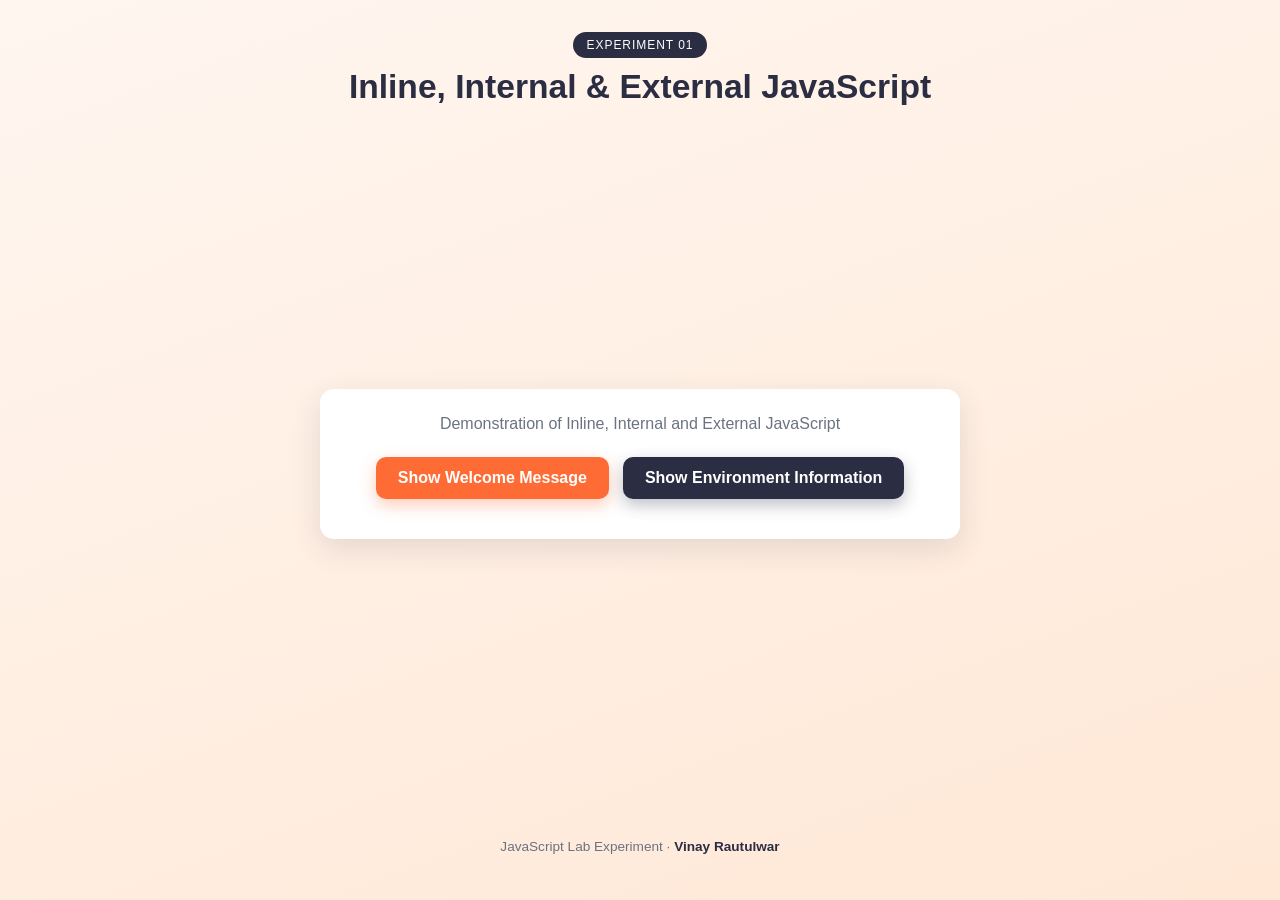
<file: JavaScript_experiment/exp1/index.html>
<!DOCTYPE html>
<html lang="en">
<head>
<meta charset="UTF-8">
<meta name="viewport" content="width=device-width, initial-scale=1.0">
<title>JavaScript Practical 1 | Inline, Internal &amp; External JS</title>
<link rel="stylesheet" href="style.css">

<!-- Internal JavaScript (kept exactly as in the original experiment) -->
<script>
function welcomeMessage(){
    alert("JavaScript Experiment 1!");
}
</script>

</head>

<body>

<header class="site-header">
  <span class="badge">Experiment 01</span>
  <h1>Inline, Internal &amp; External JavaScript</h1>
</header>

<main class="container">

  <p class="subtitle">Demonstration of Inline, Internal and External JavaScript</p>

  <div class="btn-group">
    <!-- Inline JavaScript -->
    <button onclick="welcomeMessage()">
      Show Welcome Message
    </button>

    <button onclick="showEnvironment()">
      Show Environment Information
    </button>
  </div>

  <div id="output"></div>

</main>

<footer class="site-footer">
  <p>JavaScript Lab Experiment &middot; <strong>Vinay Rautulwar</strong></p>
</footer>

<!-- External JavaScript -->
<script src="script.js"></script>

</body>
</html>
</file>
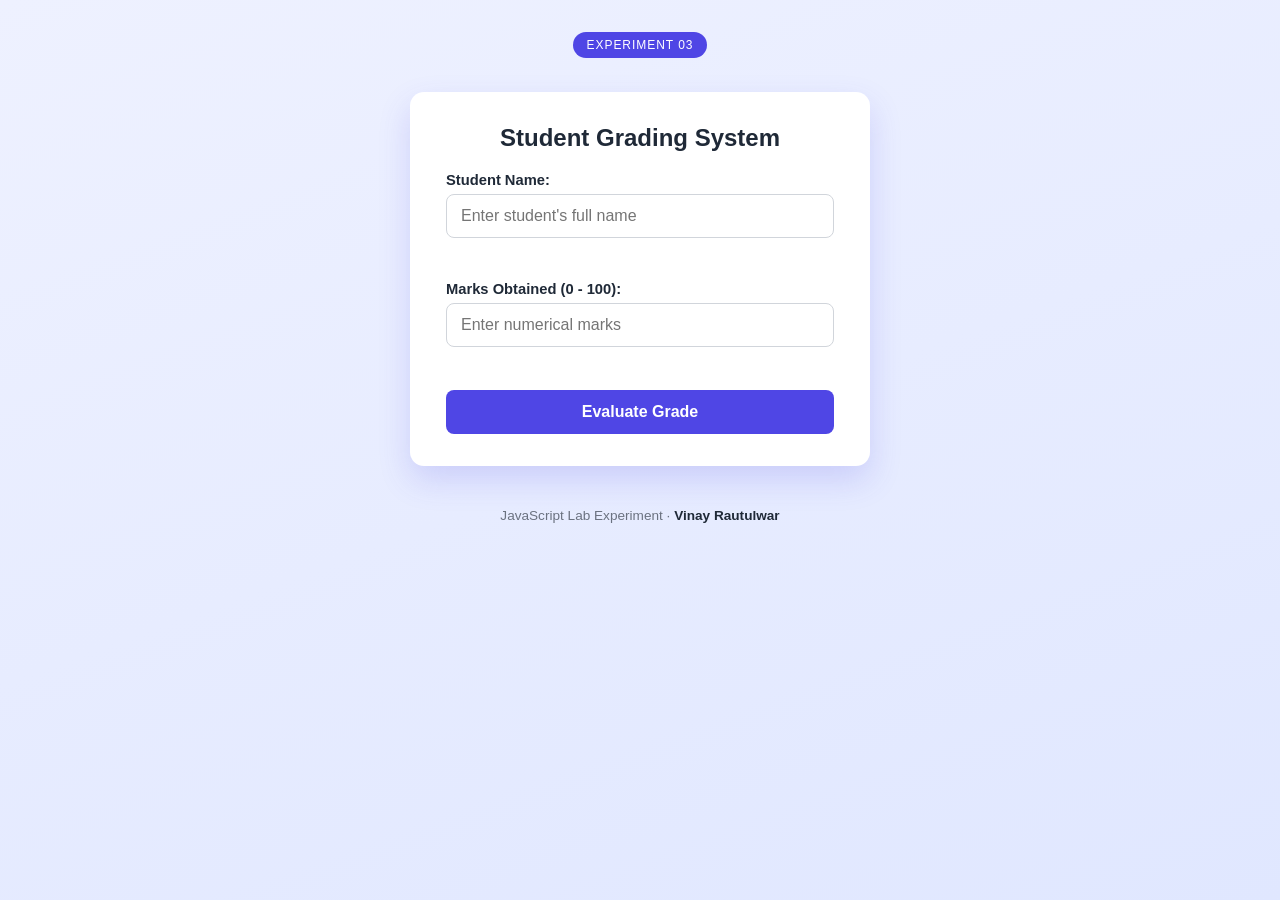
<file: JavaScript_experiment/exp3/index.html>
<!DOCTYPE html>
<html lang="en">
<head>
    <meta charset="UTF-8">
    <meta name="viewport" content="width=device-width, initial-scale=1.0">
    <title>Student Grading System</title>
    <link rel="stylesheet" href="style.css">
</head>
<body>
    <header class="site-header">
        <span class="badge">Experiment 03</span>
    </header>

    <main class="container">
        <h2>Student Grading System</h2>
        <!-- novalidate ensures our custom JS handles the logic exclusively -->
        <form id="gradeForm" novalidate>
            <div class="form-group">
                <label for="studentName">Student Name:</label>
                <input type="text" id="studentName" placeholder="Enter student's full name">
                <span class="error-msg" id="nameError"></span>
            </div>

            <div class="form-group">
                <label for="studentMarks">Marks Obtained (0 - 100):</label>
                <input type="number" id="studentMarks" placeholder="Enter numerical marks">
                <span class="error-msg" id="marksError"></span>
            </div>

            <button type="submit">Evaluate Grade</button>
        </form>

        <div id="resultCard" class="result-card hidden">
            <h3>Evaluation Result</h3>
            <p><strong>Student:</strong> <span id="resName"></span></p>
            <p><strong>Score:</strong> <span id="resScore"></span>%</p>
            <p><strong>Grade:</strong> <span id="resGrade"></span></p>
            <p><strong>Status:</strong> <span id="resStatus"></span></p>
        </div>
    </main>

    <footer class="site-footer">
        <p>JavaScript Lab Experiment &middot; <strong>Vinay Rautulwar</strong></p>
    </footer>

    <script src="script.js"></script>
</body>
</html>
</file>
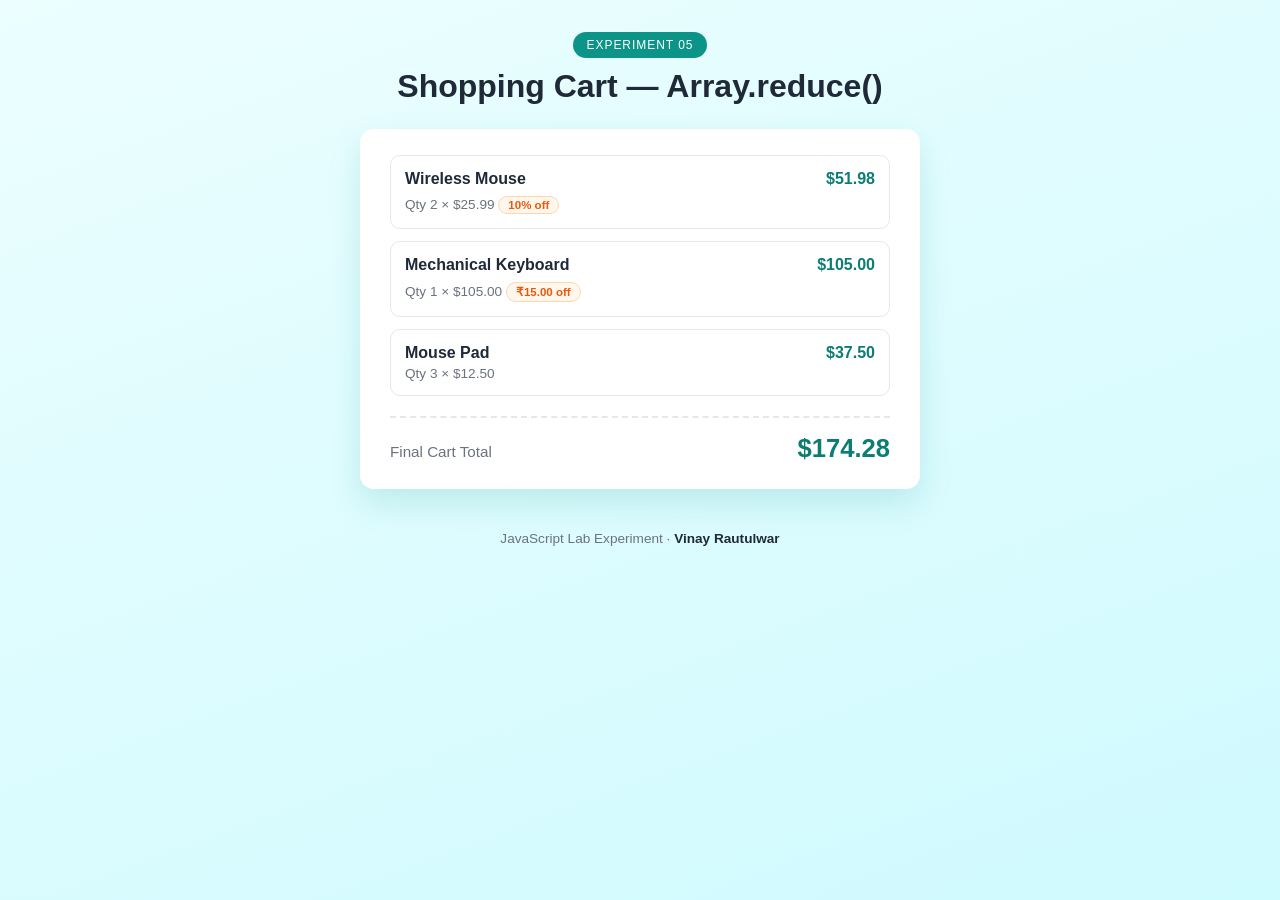
<file: JavaScript_experiment/exp5/index.html>
<!DOCTYPE html>
<html lang="en">
<head>
    <meta charset="UTF-8">
    <meta name="viewport" content="width=device-width, initial-scale=1.0">
    <title>JavaScript Practical 5 | Cart Total with Array.reduce()</title>
    <link rel="stylesheet" href="style.css">
</head>
<body>

    <header class="site-header">
        <span class="badge">Experiment 05</span>
        <h1>Shopping Cart — Array.reduce()</h1>
    </header>

    <main>
        <section class="cart">
            <div class="cart-grid" id="cartItems">
                <!-- Populated from the `cart` array in script.js -->
            </div>

            <div class="summary">
                <span class="label">Final Cart Total</span>
                <span class="value" id="cartTotal">—</span>
            </div>
        </section>
    </main>

    <footer class="site-footer">
        <p>JavaScript Lab Experiment &middot; <strong>Vinay Rautulwar</strong></p>
    </footer>

    <!-- Original experiment logic — unchanged -->
    <script src="script.js"></script>

    <!-- Presentation-only layer: reads the existing `cart` array and the
         result of calculateCartTotal(cart) — both already computed by
         script.js — to render the cart visually. No pricing logic here. -->
    <script>
        const cartItemsEl = document.getElementById('cartItems');

        cart.forEach(entry => {
            const lineTotal = entry.price * entry.quantity;
            const discountLabel = entry.discount
                ? (entry.discount.type === 'percentage'
                    ? `${entry.discount.value}% off`
                    : `₹${entry.discount.value.toFixed(2)} off`)
                : null;

            const card = document.createElement('div');
            card.className = 'cart-item';
            card.innerHTML = `
                <span class="name">${entry.item}</span>
                <span class="price">$${lineTotal.toFixed(2)}</span>
                <span class="meta">
                    Qty ${entry.quantity} &times; $${entry.price.toFixed(2)}
                    ${discountLabel ? `<span class="discount-chip">${discountLabel}</span>` : ''}
                </span>
            `;
            cartItemsEl.appendChild(card);
        });

        document.getElementById('cartTotal').textContent = `$${finalTotal.toFixed(2)}`;
    </script>

</body>
</html>
</file>
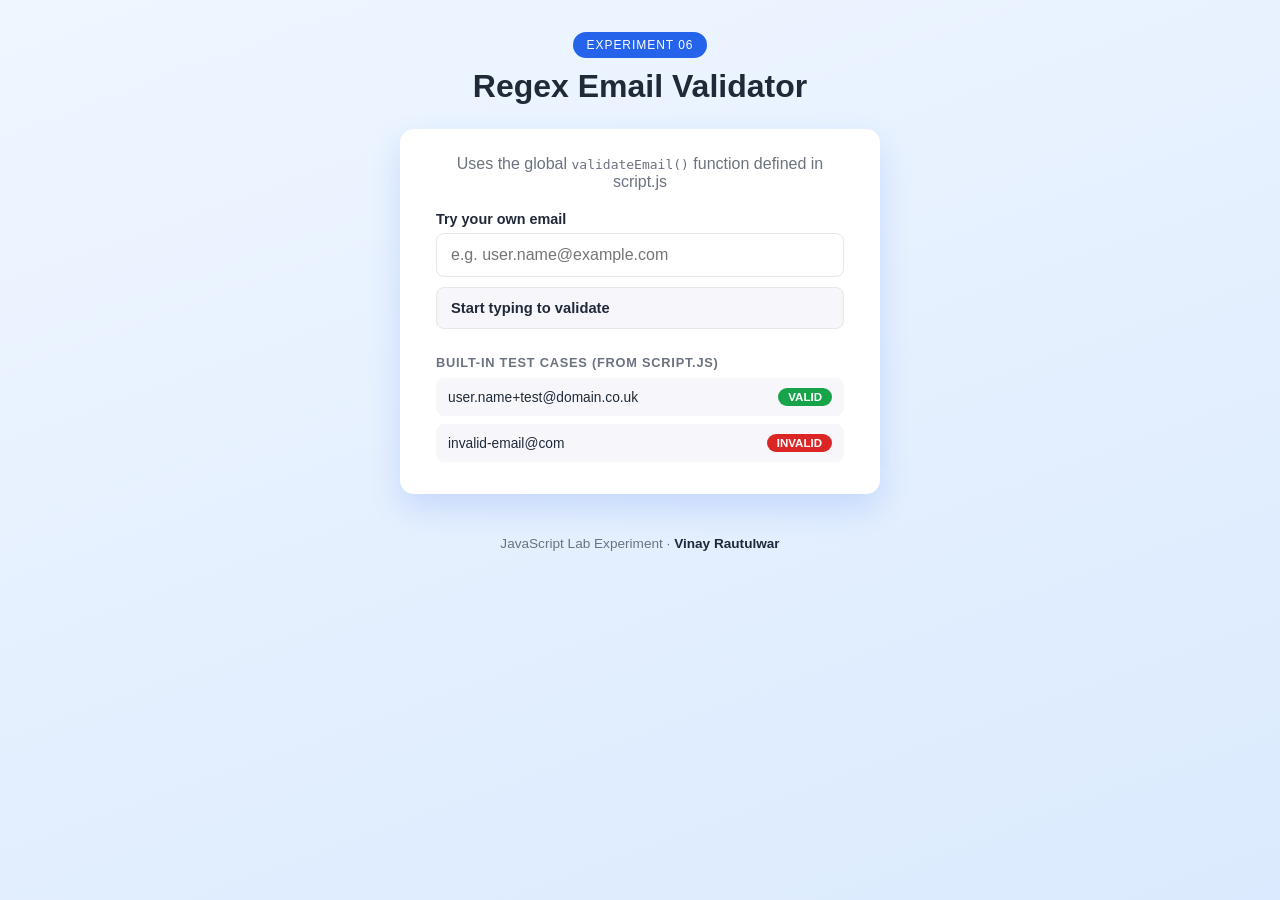
<file: JavaScript_experiment/exp6/index.html>
<!DOCTYPE html>
<html lang="en">
<head>
    <meta charset="UTF-8">
    <meta name="viewport" content="width=device-width, initial-scale=1.0">
    <title>JavaScript Practical 6 | Email Validator (Regex)</title>
    <link rel="stylesheet" href="style.css">
</head>
<body>

    <header class="site-header">
        <span class="badge">Experiment 06</span>
        <h1>Regex Email Validator</h1>
    </header>

    <main class="container">
        <p class="subtitle">Uses the global <code>validateEmail()</code> function defined in script.js</p>

        <div class="field">
            <label for="emailInput">Try your own email</label>
            <input type="text" id="emailInput" placeholder="e.g. user.name@example.com">
        </div>

        <div id="emailResult">Start typing to validate</div>

        <h2 class="log-title">Built-in test cases (from script.js)</h2>
        <ul class="sample-list" id="sampleList"></ul>
    </main>

    <footer class="site-footer">
        <p>JavaScript Lab Experiment &middot; <strong>Vinay Rautulwar</strong></p>
    </footer>

    <!-- Original experiment logic — unchanged -->
    <script src="script.js"></script>

    <!-- Presentation-only layer: calls the existing global validateEmail()
         function to drive a live UI. No regex or validation logic here. -->
    <script>
        const emailInput = document.getElementById('emailInput');
        const emailResult = document.getElementById('emailResult');

        emailInput.addEventListener('input', () => {
            const value = emailInput.value;
            if (value.trim() === '') {
                emailResult.textContent = 'Start typing to validate';
                emailResult.classList.remove('valid', 'invalid');
                return;
            }
            const isValid = validateEmail(value);
            emailResult.textContent = isValid ? '✅ Valid email address' : '❌ Invalid email address';
            emailResult.classList.toggle('valid', isValid);
            emailResult.classList.toggle('invalid', !isValid);
        });

        const samples = ["user.name+test@domain.co.uk", "invalid-email@com"];
        const list = document.getElementById('sampleList');
        samples.forEach(sample => {
            const isValid = validateEmail(sample);
            const li = document.createElement('li');
            li.innerHTML = `<span>${sample}</span><span class="tag ${isValid ? 'valid' : 'invalid'}">${isValid ? 'VALID' : 'INVALID'}</span>`;
            list.appendChild(li);
        });
    </script>

</body>
</html>
</file>
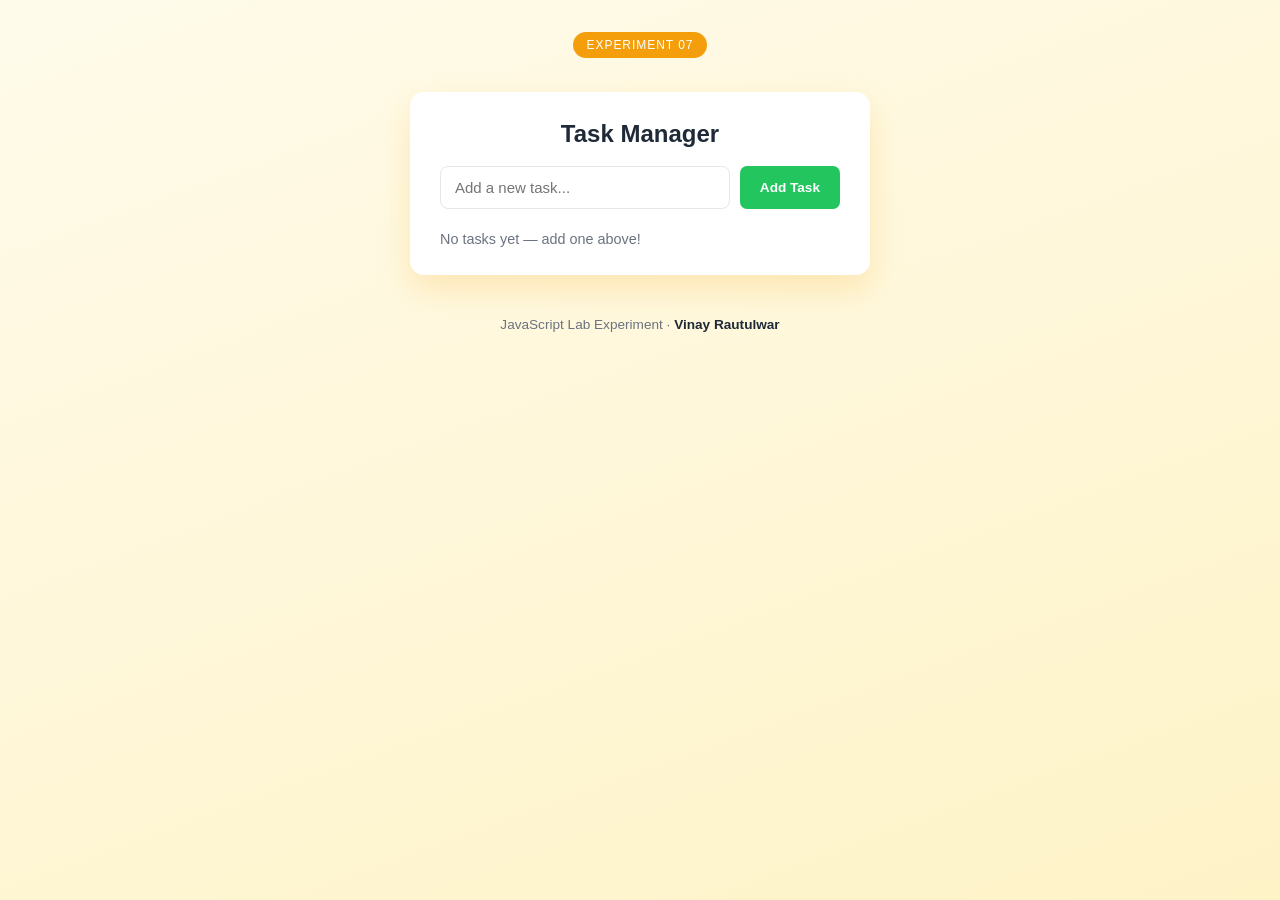
<file: JavaScript_experiment/exp7/index.html>
<!DOCTYPE html>
<html lang="en">
<head>
    <meta charset="UTF-8">
    <meta name="viewport" content="width=device-width, initial-scale=1.0">
    <title>DOM Traversal To-Do App</title>
    <link rel="stylesheet" href="style.css">
</head>
<body>
    <header class="site-header">
        <span class="badge">Experiment 07</span>
    </header>

    <main class="todo-container">
        <h1>Task Manager</h1>
        <div class="input-section">
            <input type="text" id="todo-input" placeholder="Add a new task...">
            <button id="add-btn">Add Task</button>
        </div>
        <ul id="todo-list"></ul>
    </main>

    <footer class="site-footer">
        <p>JavaScript Lab Experiment &middot; <strong>Vinay Rautulwar</strong></p>
    </footer>

    <script src="script.js"></script>
</body>
</html>
</file>
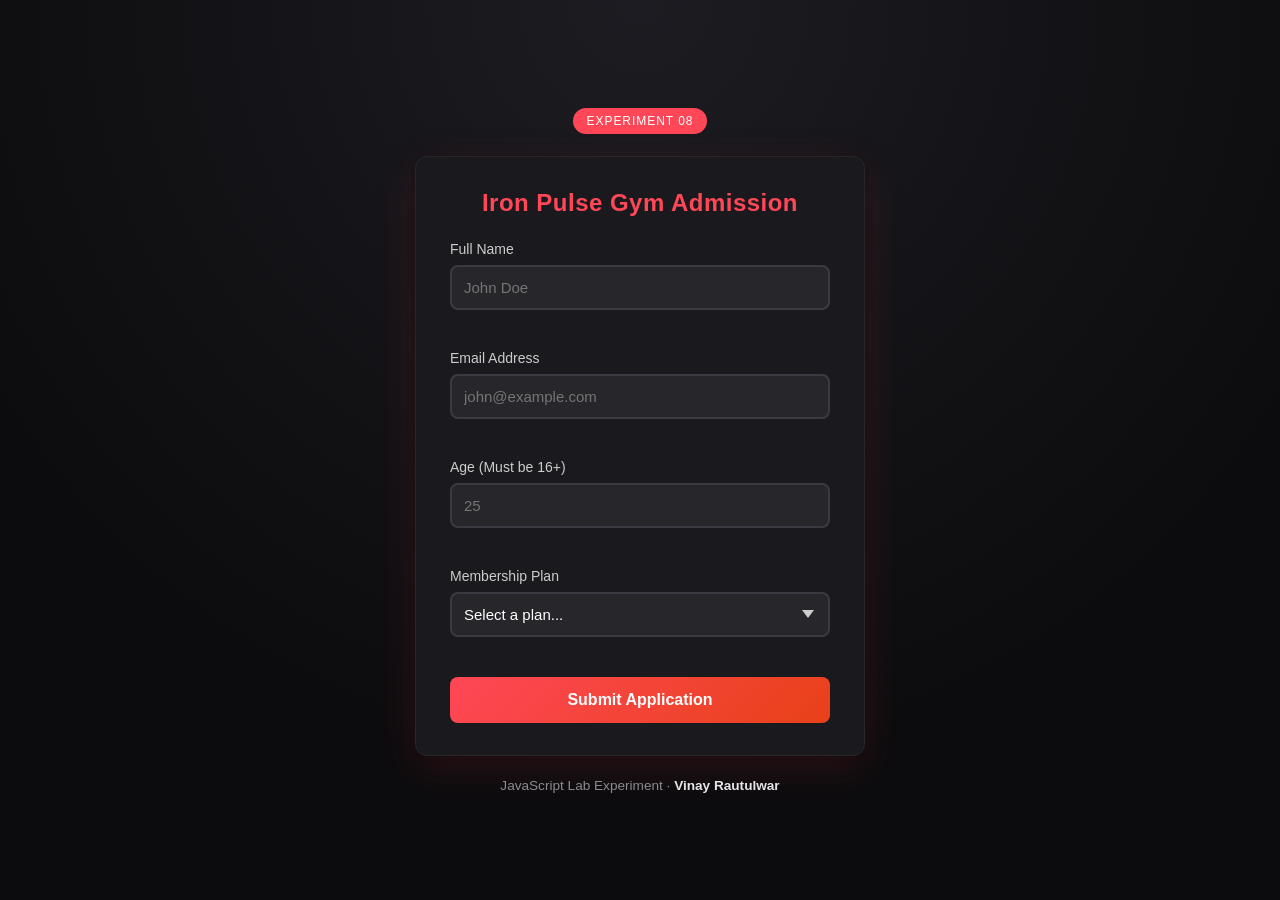
<file: JavaScript_experiment/exp8/index.html>
<!DOCTYPE html>
<html lang="en">
<head>
    <meta charset="UTF-8">
    <meta name="viewport" content="width=device-width, initial-scale=1.0">
    <title>Gym Admission Form</title>
    <link rel="stylesheet" href="style.css">
</head>
<body>
    <header class="site-header">
        <span class="badge">Experiment 08</span>
    </header>

    <main class="form-container">
        <h2>Iron Pulse Gym Admission</h2>
        <form id="gymForm" novalidate>

            <!-- Full Name -->
            <div class="input-group">
                <label for="fullName">Full Name</label>
                <input type="text" id="fullName" placeholder="John Doe">
                <span class="error-msg" id="nameError"></span>
            </div>

            <!-- Email -->
            <div class="input-group">
                <label for="email">Email Address</label>
                <input type="email" id="email" placeholder="john@example.com">
                <span class="error-msg" id="emailError"></span>
            </div>

            <!-- Age -->
            <div class="input-group">
                <label for="age">Age (Must be 16+)</label>
                <input type="number" id="age" placeholder="25">
                <span class="error-msg" id="ageError"></span>
            </div>

            <!-- Membership Plan -->
            <div class="input-group">
                <label for="plan">Membership Plan</label>
                <select id="plan">
                    <option value="">Select a plan...</option>
                    <option value="basic">Basic (Gym Only)</option>
                    <option value="premium">Premium (Gym + Pool)</option>
                    <option value="elite">Elite (Personal Trainer)</option>
                </select>
                <span class="error-msg" id="planError"></span>
            </div>

            <button type="submit">Submit Application</button>
        </form>
    </main>

    <footer class="site-footer">
        <p>JavaScript Lab Experiment &middot; <strong>Vinay Rautulwar</strong></p>
    </footer>

    <script src="script.js"></script>
</body>
</html>
</file>
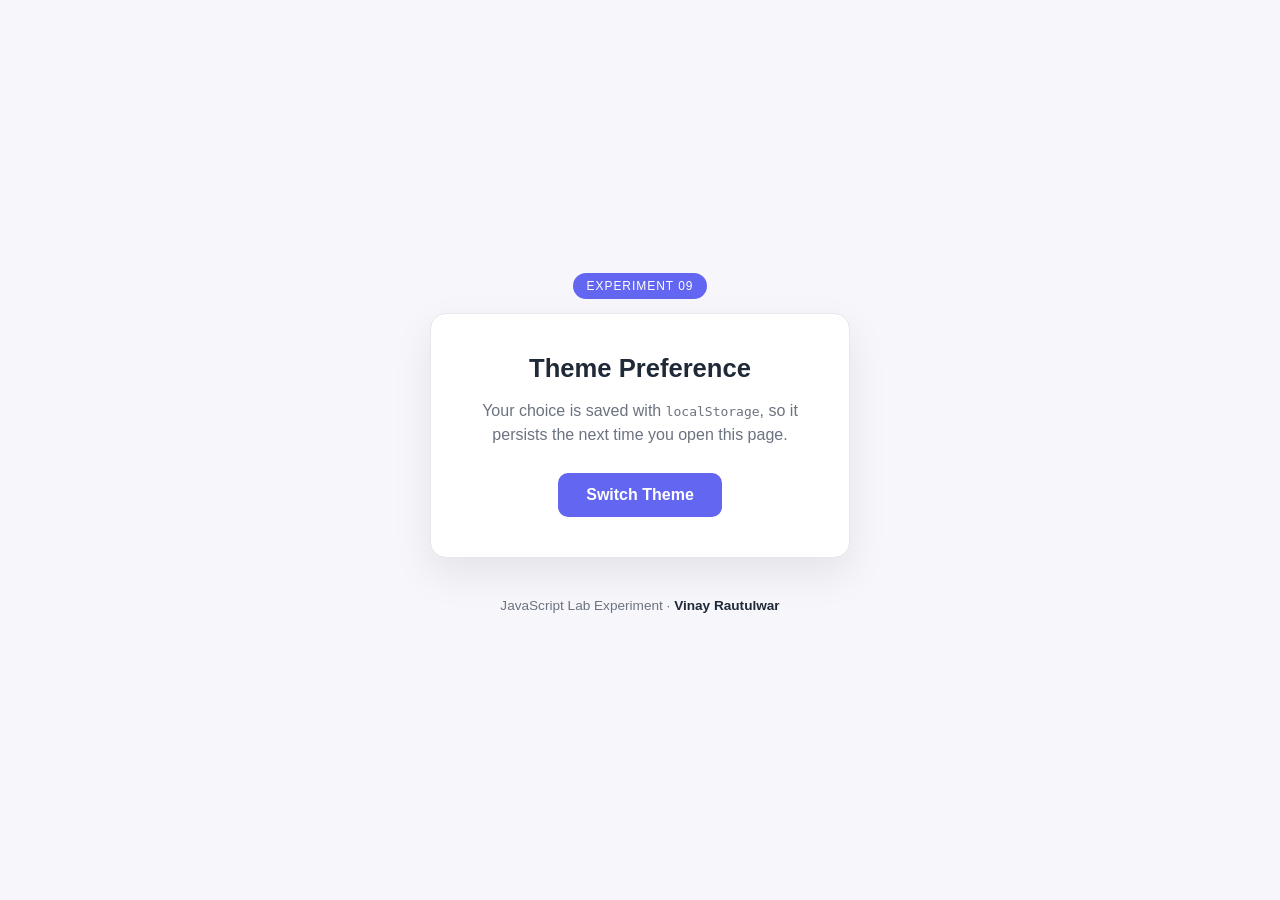
<file: JavaScript_experiment/exp9/index.html>
<!DOCTYPE html>
<html lang="en" data-theme="light">
<head>
    <meta charset="UTF-8">
    <meta name="viewport" content="width=device-width, initial-scale=1.0">
    <title>Theme Prefs Example</title>
    <link rel="stylesheet" href="style.css">
</head>
<body>
    <span class="badge">Experiment 09</span>

    <main class="card">
        <h1>Theme Preference</h1>
        <p>Your choice is saved with <code>localStorage</code>, so it persists the next time you open this page.</p>
        <button id="theme-toggle">Switch Theme</button>
    </main>

    <footer class="site-footer">
        <p>JavaScript Lab Experiment &middot; <strong>Vinay Rautulwar</strong></p>
    </footer>

    <script src="app.js"></script>
</body>
</html>
</file>
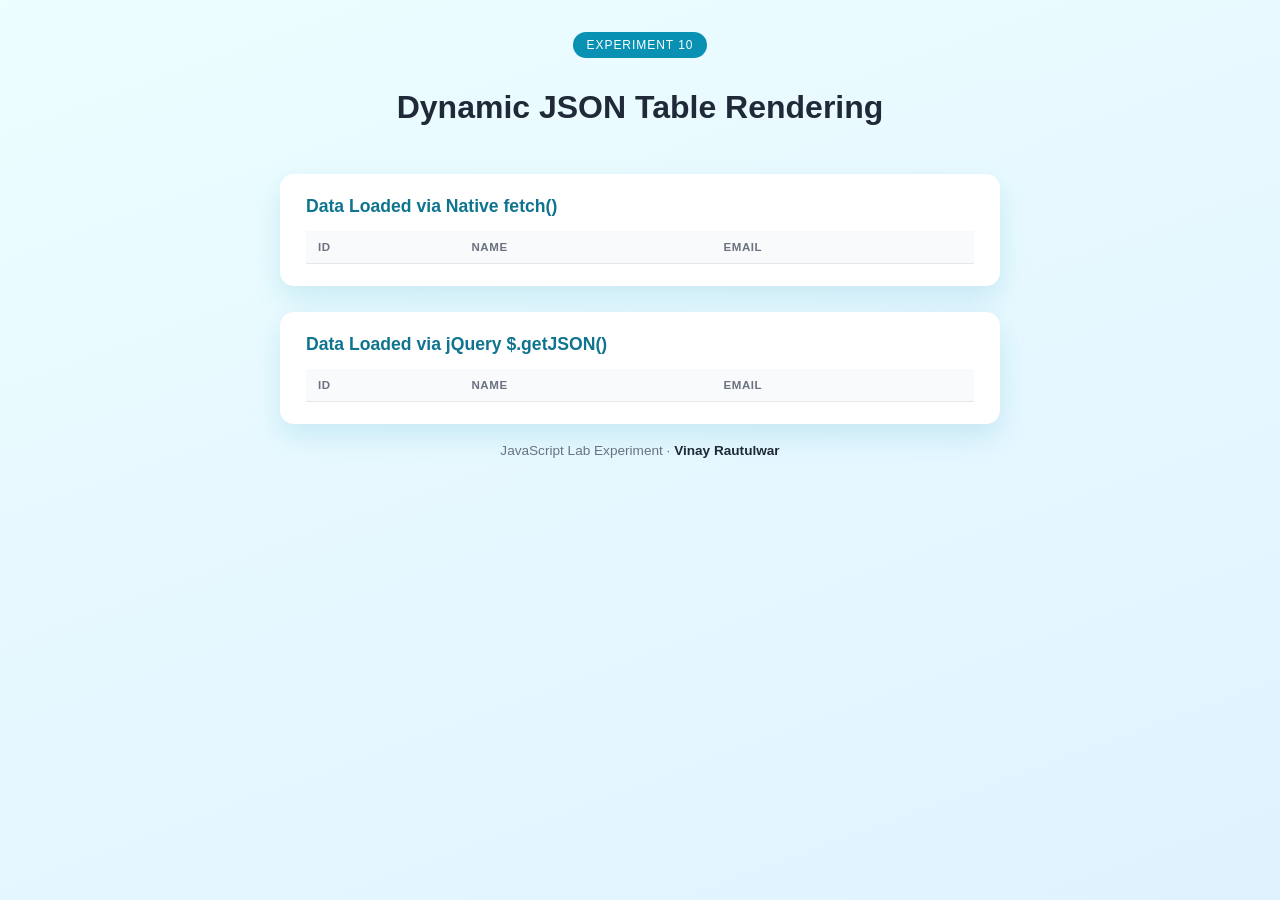
<file: JavaScript_experiment/exp_10/index.html>
<!DOCTYPE html>
<html lang="en">
<head>
    <meta charset="UTF-8">
    <meta name="viewport" content="width=device-width, initial-scale=1.0">
    <title>Dynamic JSON Table Render</title>
    <!-- Include jQuery via CDN for the jQuery example -->
    <script src="https://jquery.com"></script>
    <link rel="stylesheet" href="style.css">
</head>
<body>

    <header class="site-header">
        <span class="badge">Experiment 10</span>
        <h1>Dynamic JSON Table Rendering</h1>
    </header>

    <main>
        <section class="panel">
            <h2>Data Loaded via Native fetch()</h2>
            <table id="fetch-table">
                <thead>
                    <tr>
                        <th>ID</th>
                        <th>Name</th>
                        <th>Email</th>
                    </tr>
                </thead>
                <tbody id="fetch-tbody"><!-- Data will inject here --></tbody>
            </table>
        </section>

        <section class="panel">
            <h2>Data Loaded via jQuery $.getJSON()</h2>
            <table id="jquery-table">
                <thead>
                    <tr>
                        <th>ID</th>
                        <th>Name</th>
                        <th>Email</th>
                    </tr>
                </thead>
                <tbody id="jquery-tbody"><!-- Data will inject here --></tbody>
            </table>
        </section>
    </main>

    <footer class="site-footer">
        <p>JavaScript Lab Experiment &middot; <strong>Vinay Rautulwar</strong></p>
    </footer>

    <script src="app.js"></script>
</body>
</html>
</file>
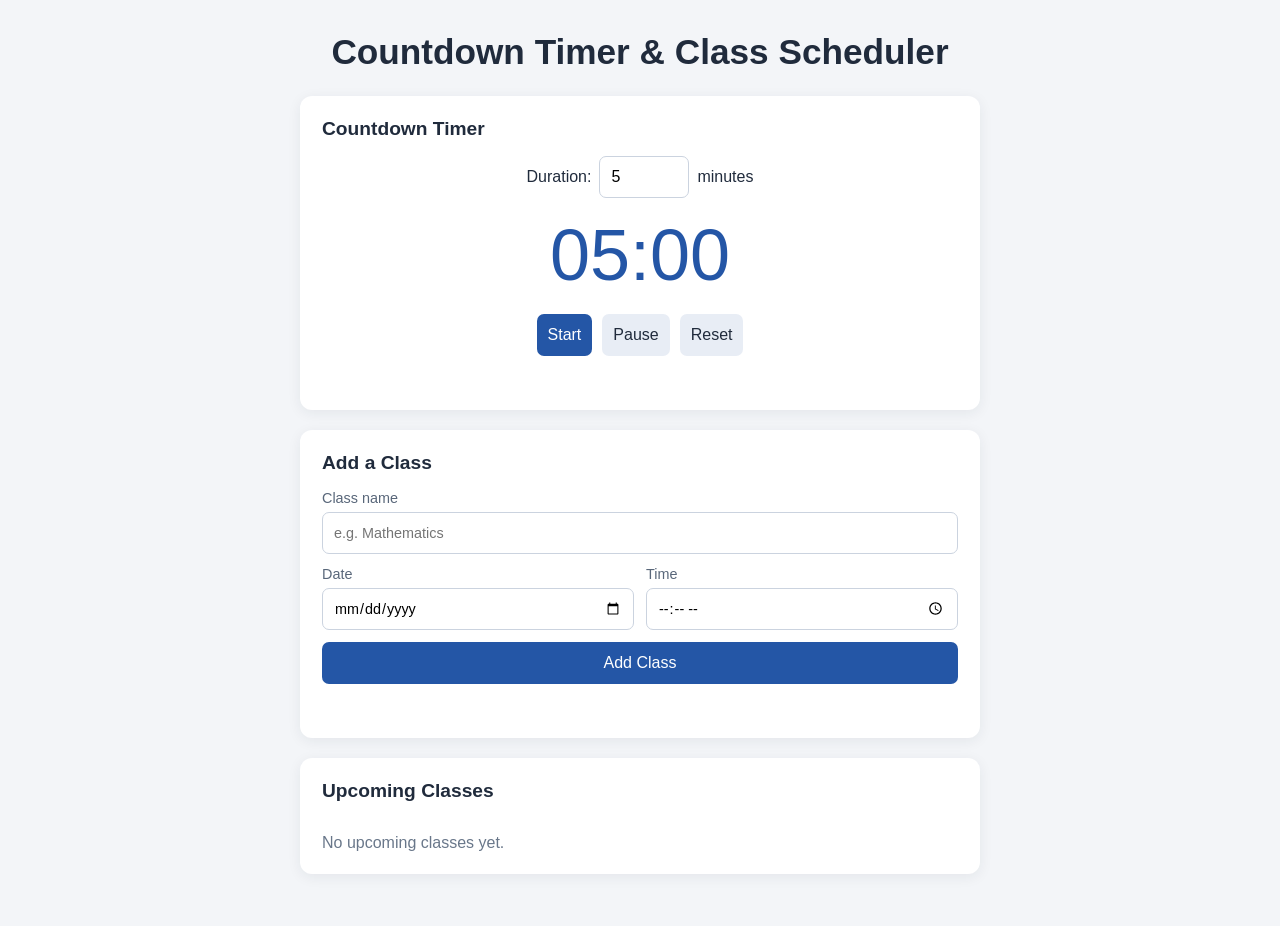
<file: JavaScript_experiment/exp_11/index.html>
<!DOCTYPE html>
<html lang="en">
<head>
  <meta charset="UTF-8">
  <meta name="viewport" content="width=device-width, initial-scale=1.0">
  <title>Countdown Timer &amp; Class Scheduler</title>
  <style>
    * {
      box-sizing: border-box;
    }

    body {
      margin: 0;
      padding: 32px 16px;
      background: #f3f5f8;
      color: #202b3c;
      font-family: Arial, sans-serif;
    }

    main {
      width: min(100%, 680px);
      margin: 0 auto;
    }

    h1 {
      margin: 0 0 24px;
      text-align: center;
      font-size: clamp(1.6rem, 5vw, 2.2rem);
    }

    section {
      margin-bottom: 20px;
      padding: 22px;
      border-radius: 12px;
      background: #fff;
      box-shadow: 0 3px 14px #18263a12;
    }

    h2 {
      margin: 0 0 16px;
      font-size: 1.2rem;
    }

    .timer-display {
      margin: 8px 0 18px;
      color: #2456a6;
      font-size: clamp(3rem, 12vw, 4.5rem);
      font-variant-numeric: tabular-nums;
      text-align: center;
    }

    .timer-setting {
      display: flex;
      align-items: center;
      justify-content: center;
      gap: 8px;
      margin-bottom: 16px;
    }

    input,
    button {
      min-height: 42px;
      padding: 9px 11px;
      border: 1px solid #cbd3df;
      border-radius: 7px;
      font: inherit;
    }

    input {
      width: 100%;
    }

    .timer-setting input {
      width: 90px;
    }

    button {
      border: 0;
      background: #2456a6;
      color: #fff;
      cursor: pointer;
    }

    button:hover {
      background: #193f7c;
    }

    button.secondary {
      background: #e8edf5;
      color: #202b3c;
    }

    button.secondary:hover {
      background: #dce4ef;
    }

    .button-row {
      display: flex;
      justify-content: center;
      gap: 10px;
    }

    .status {
      min-height: 20px;
      margin: 12px 0 0;
      color: #59677a;
      text-align: center;
    }

    .class-form {
      display: grid;
      grid-template-columns: 1fr 1fr;
      gap: 12px;
    }

    .class-form label {
      display: grid;
      gap: 6px;
      color: #59677a;
      font-size: 0.9rem;
    }

    .class-form .full-width {
      grid-column: 1 / -1;
    }

    .class-list {
      display: grid;
      gap: 10px;
      margin: 16px 0 0;
      padding: 0;
      list-style: none;
    }

    .class-item {
      display: flex;
      justify-content: space-between;
      gap: 12px;
      padding: 12px;
      border: 1px solid #e1e6ee;
      border-radius: 8px;
    }

    .class-item span:last-child {
      color: #2456a6;
      font-weight: bold;
      text-align: right;
      white-space: nowrap;
    }

    .empty-message {
      margin: 16px 0 0;
      color: #69778a;
    }

    @media (max-width: 460px) {
      section {
        padding: 18px;
      }

      .class-form {
        grid-template-columns: 1fr;
      }

      .class-form .full-width {
        grid-column: auto;
      }
    }
  </style>
</head>
<body>
  <main>
    <h1>Countdown Timer &amp; Class Scheduler</h1>

    <section aria-labelledby="timer-heading">
      <h2 id="timer-heading">Countdown Timer</h2>
      <div class="timer-setting">
        <label for="timer-minutes">Duration:</label>
        <input id="timer-minutes" type="number" min="1" value="5">
        <span>minutes</span>
      </div>
      <div id="timer-display" class="timer-display" aria-live="polite">05:00</div>
      <div class="button-row">
        <button id="start-button" type="button">Start</button>
        <button id="pause-button" class="secondary" type="button">Pause</button>
        <button id="reset-button" class="secondary" type="button">Reset</button>
      </div>
      <p id="timer-status" class="status" aria-live="polite"></p>
    </section>

    <section aria-labelledby="scheduler-heading">
      <h2 id="scheduler-heading">Add a Class</h2>
      <form id="class-form" class="class-form">
        <label class="full-width" for="class-name">
          Class name
          <input id="class-name" type="text" placeholder="e.g. Mathematics" required>
        </label>
        <label for="class-date">
          Date
          <input id="class-date" type="date" required>
        </label>
        <label for="class-time">
          Time
          <input id="class-time" type="time" required>
        </label>
        <button class="full-width" type="submit">Add Class</button>
      </form>
      <p id="class-status" class="status" aria-live="polite"></p>
    </section>

    <section aria-labelledby="upcoming-heading">
      <h2 id="upcoming-heading">Upcoming Classes</h2>
      <ul id="class-list" class="class-list"></ul>
      <p id="empty-message" class="empty-message">No upcoming classes yet.</p>
    </section>
  </main>
  <script type="module" src="app.js"></script>
</body>
</html>
</file>
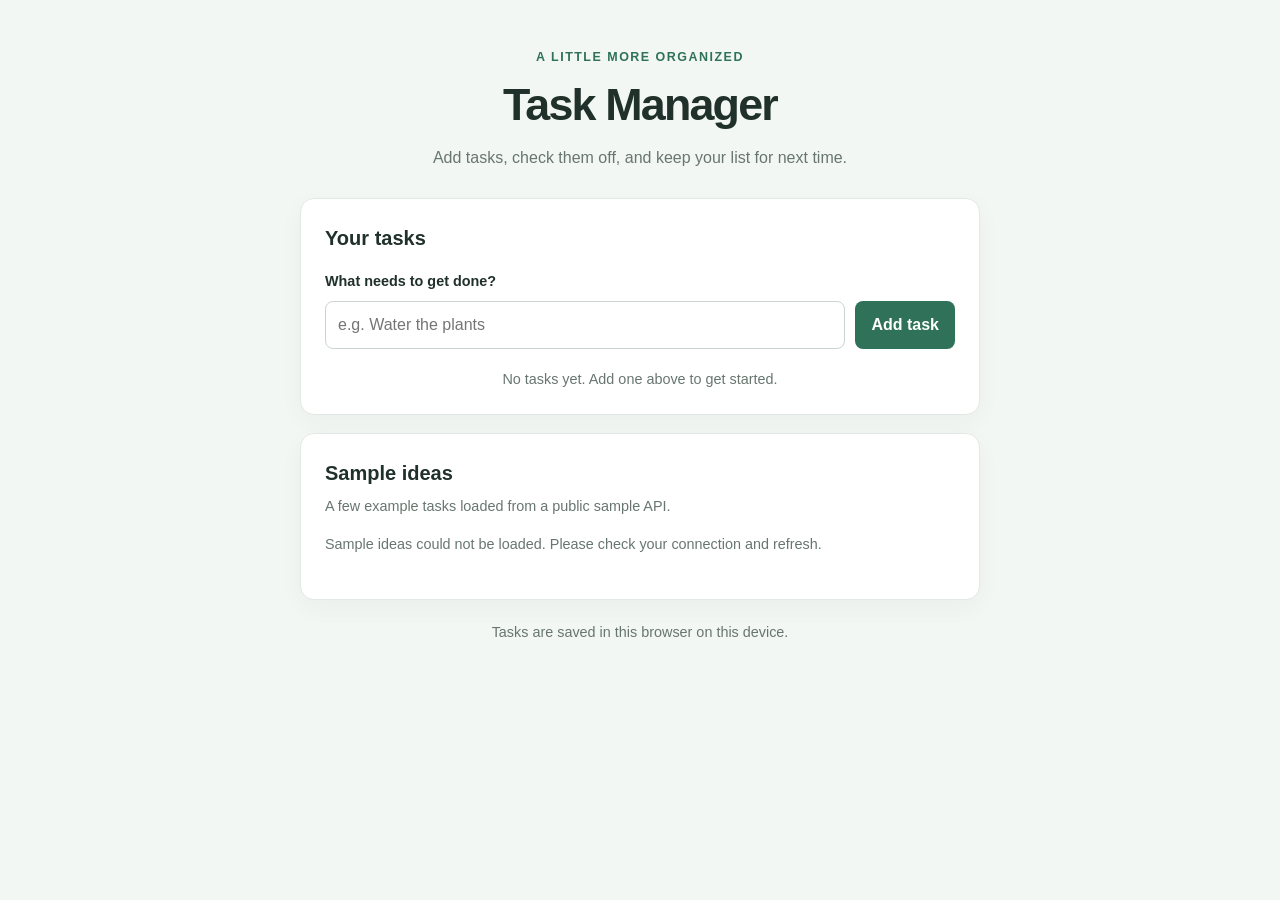
<file: JavaScript_experiment/exp_12/index.html>
<!doctype html>
<html lang="en">
<head>
  <meta charset="utf-8">
  <meta name="viewport" content="width=device-width, initial-scale=1">
  <title>Interactive Task Manager</title>
  <link rel="stylesheet" href="style.css">
</head>
<body>
  <main class="app">
    <header class="page-header">
      <p class="eyebrow">A little more organized</p>
      <h1>Task Manager</h1>
      <p>Add tasks, check them off, and keep your list for next time.</p>
    </header>

    <section class="panel" aria-labelledby="tasks-heading">
      <h2 id="tasks-heading">Your tasks</h2>
      <form id="task-form">
        <label for="task-input">What needs to get done?</label>
        <div class="task-entry">
          <input id="task-input" name="task" type="text" placeholder="e.g. Water the plants" maxlength="120" required>
          <button type="submit">Add task</button>
        </div>
      </form>
      <ul id="task-list" class="task-list" aria-live="polite"></ul>
      <p id="empty-message" class="empty-message">No tasks yet. Add one above to get started.</p>
    </section>

    <section class="panel sample-panel" aria-labelledby="sample-heading">
      <h2 id="sample-heading">Sample ideas</h2>
      <p class="section-note">A few example tasks loaded from a public sample API.</p>
      <p id="sample-message" class="sample-message" role="status">Loading sample ideas…</p>
      <ul id="sample-list" class="sample-list"></ul>
    </section>
    <footer>Tasks are saved in this browser on this device.</footer>
  </main>

  <script src="https://code.jquery.com/jquery-3.7.1.min.js"></script>
  <script src="script.js"></script>
</body>
</html>
</file>
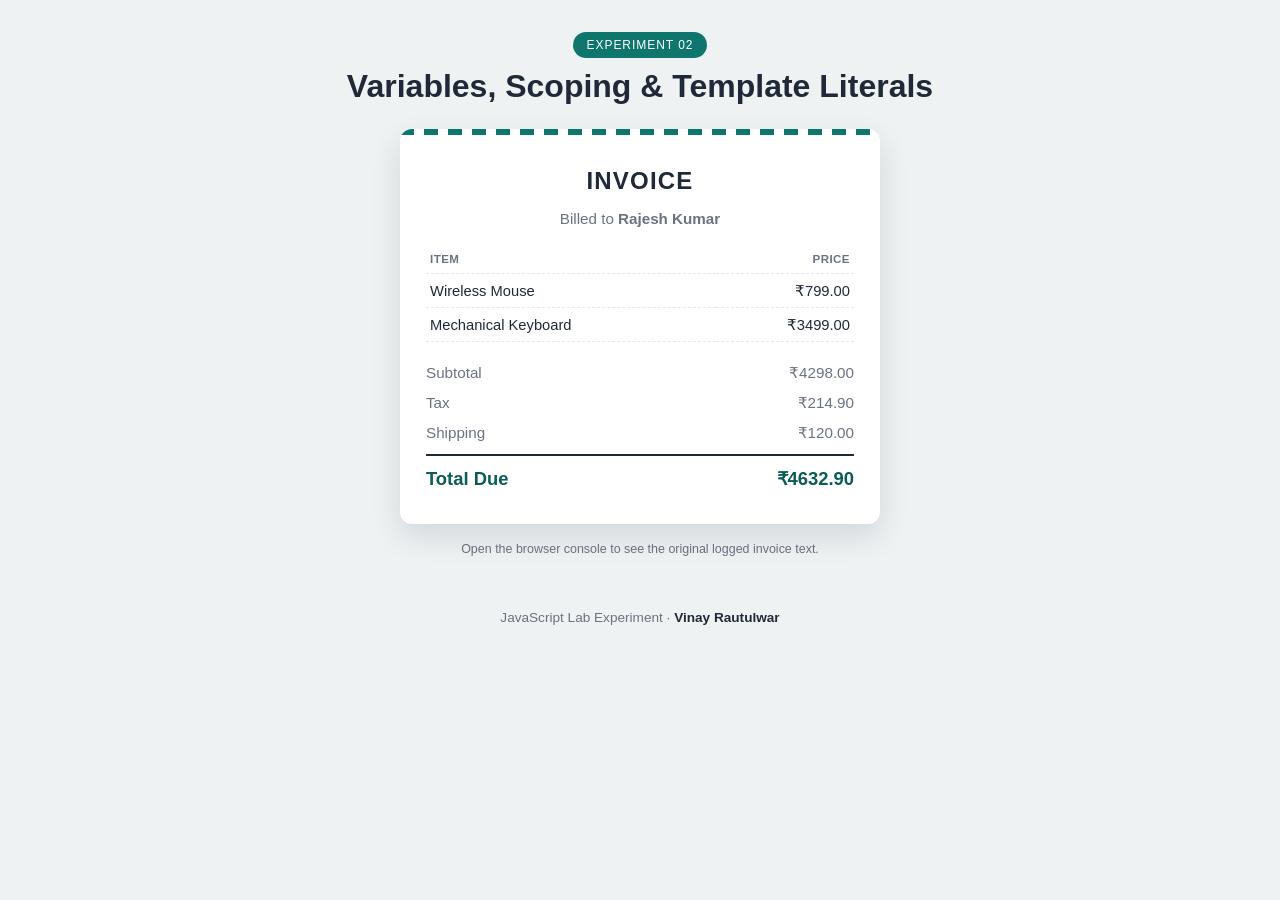
<file: JavaScript_experiment/exp2/exp2.html>
<!DOCTYPE html>
<html lang="en">
<head>
    <meta charset="UTF-8">
    <meta name="viewport" content="width=device-width, initial-scale=1.0">
    <title>JavaScript Practical 2 | Invoice Generator</title>
    <link rel="stylesheet" href="style.css">
</head>
<body>

    <header class="site-header">
        <span class="badge">Experiment 02</span>
        <h1>Variables, Scoping &amp; Template Literals</h1>
    </header>

    <main>
        <section class="receipt" aria-label="Generated invoice">
            <h2>INVOICE</h2>
            <p class="customer">Billed to <strong id="invCustomer">—</strong></p>

            <table class="invoice-table">
                <thead>
                    <tr>
                        <th>Item</th>
                        <th class="num">Price</th>
                    </tr>
                </thead>
                <tbody id="invItems">
                    <!-- Populated from script.js data, see below -->
                </tbody>
            </table>

            <div class="summary" id="invSummary">
                <div class="summary-row"><span>Subtotal</span><span id="invSubtotal">—</span></div>
                <div class="summary-row"><span>Tax</span><span id="invTax">—</span></div>
                <div class="summary-row"><span>Shipping</span><span id="invShipping">—</span></div>
                <div class="summary-row total"><span>Total Due</span><span id="invTotal">—</span></div>
            </div>
        </section>

        <p class="hint">Open the browser console to see the original logged invoice text.</p>
    </main>

    <footer class="site-footer">
        <p>JavaScript Lab Experiment &middot; <strong>Vinay Rautulwar</strong></p>
    </footer>

    <!-- Original experiment logic — unchanged -->
    <script src="script.js"></script>

    <!-- Presentation-only layer: reads the variables already declared in
         script.js (items, customerName, totalCost, taxAmount, SHIPPING_FEE,
         finalTotal) and renders them into the receipt card above.
         No calculation logic is duplicated or altered here. -->
    <script>
        document.getElementById('invCustomer').textContent = customerName;

        const itemsBody = document.getElementById('invItems');
        items.forEach(item => {
            const row = document.createElement('tr');
            row.innerHTML = `<td>${item.name}</td><td class="num">₹${item.price.toFixed(2)}</td>`;
            itemsBody.appendChild(row);
        });

        document.getElementById('invSubtotal').textContent = `₹${totalCost.toFixed(2)}`;
        document.getElementById('invTax').textContent = `₹${taxAmount.toFixed(2)}`;
        document.getElementById('invShipping').textContent = `₹${SHIPPING_FEE.toFixed(2)}`;
        document.getElementById('invTotal').textContent = `₹${finalTotal.toFixed(2)}`;
    </script>

</body>
</html>
</file>
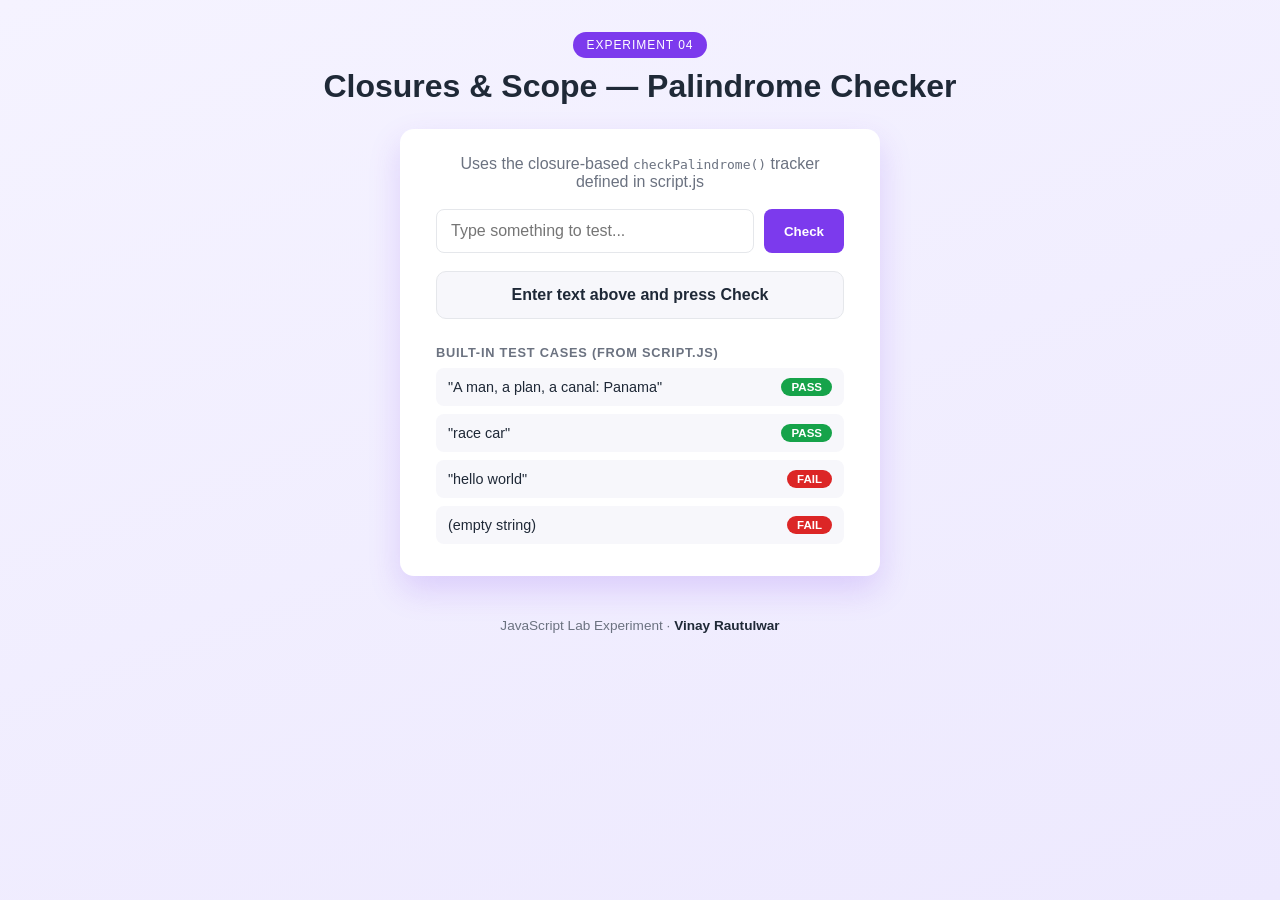
<file: JavaScript_experiment/exp4/exp4.html>
<!DOCTYPE html>
<html lang="en">
<head>
    <meta charset="UTF-8">
    <meta name="viewport" content="width=device-width, initial-scale=1.0">
    <title>JavaScript Practical 4 | Palindrome Checker (Closures)</title>
    <link rel="stylesheet" href="style.css">
</head>
<body>

    <header class="site-header">
        <span class="badge">Experiment 04</span>
        <h1>Closures &amp; Scope — Palindrome Checker</h1>
    </header>

    <main class="container">
        <p class="subtitle">Uses the closure-based <code>checkPalindrome()</code> tracker defined in script.js</p>

        <div class="tester">
            <input type="text" id="palindromeInput" placeholder="Type something to test...">
            <button id="checkBtn">Check</button>
        </div>

        <div id="checkResult">Enter text above and press Check</div>

        <h2 class="log-title">Built-in test cases (from script.js)</h2>
        <ul class="sample-list" id="sampleList"></ul>
    </main>

    <footer class="site-footer">
        <p>JavaScript Lab Experiment &middot; <strong>Vinay Rautulwar</strong></p>
    </footer>

    <!-- Original experiment logic — unchanged. Declares createPalindromeTracker
         and the global checkPalindrome() closure, and runs the original
         console.log test cases exactly as authored. -->
    <script src="script.js"></script>

    <!-- Presentation-only layer: calls the existing global checkPalindrome()
         function to power a live UI. No logic from script.js is duplicated
         or modified. -->
    <script>
        const input = document.getElementById('palindromeInput');
        const resultBox = document.getElementById('checkResult');
        const checkBtn = document.getElementById('checkBtn');

        function runCheck() {
            const value = input.value;
            const result = checkPalindrome(value);
            resultBox.textContent = result
                ? `✅ "${value}" is a palindrome`
                : `❌ "${value}" is not a palindrome`;
            resultBox.classList.remove('pass', 'fail');
            resultBox.classList.add(result ? 'pass' : 'fail');
        }

        checkBtn.addEventListener('click', runCheck);
        input.addEventListener('keypress', (e) => { if (e.key === 'Enter') runCheck(); });

        // Mirror the same sample cases already logged by script.js, using the
        // same global function, purely for display.
        const samples = [
            "A man, a plan, a canal: Panama",
            "race car",
            "hello world",
            ""
        ];
        const list = document.getElementById('sampleList');
        samples.forEach(sample => {
            const isPass = checkPalindrome(sample);
            const li = document.createElement('li');
            li.innerHTML = `<span>${sample === "" ? "(empty string)" : `"${sample}"`}</span>
                             <span class="tag ${isPass ? 'pass' : 'fail'}">${isPass ? 'PASS' : 'FAIL'}</span>`;
            list.appendChild(li);
        });
    </script>

</body>
</html>
</file>
<file: JavaScript_experiment/exp1/style.css>
/* ============================================
   Experiment 1 — Inline / Internal / External JS
   ============================================ */

:root {
  --primary: #ff6b35;
  --primary-dark: #e2551f;
  --secondary: #2b2d42;
  --bg-start: #fff6f0;
  --bg-end: #ffe8d6;
  --text: #2b2d42;
  --muted: #6b7280;
  --card-bg: #ffffff;
  --radius: 14px;
  --shadow: 0 10px 30px rgba(43, 45, 66, 0.12);
}

* {
  box-sizing: border-box;
}

body {
  margin: 0;
  min-height: 100vh;
  font-family: "Segoe UI", Roboto, Arial, sans-serif;
  background: linear-gradient(160deg, var(--bg-start), var(--bg-end));
  color: var(--text);
  display: flex;
  flex-direction: column;
  align-items: center;
  padding: 32px 16px;
}

header.site-header {
  text-align: center;
  margin-bottom: 28px;
}

header.site-header .badge {
  display: inline-block;
  padding: 6px 14px;
  border-radius: 999px;
  background: var(--secondary);
  color: #fff;
  font-size: 0.75rem;
  letter-spacing: 0.08em;
  text-transform: uppercase;
  margin-bottom: 10px;
}

header.site-header h1 {
  margin: 0;
  font-size: clamp(1.5rem, 4vw, 2.1rem);
}

.container {
  width: 100%;
  max-width: 640px;
  margin: auto;
  background: var(--card-bg);
  padding: 32px clamp(20px, 5vw, 40px);
  border-radius: var(--radius);
  box-shadow: var(--shadow);
  text-align: center;
}

.container > p.subtitle {
  color: var(--muted);
  margin-top: -6px;
  margin-bottom: 24px;
}

.btn-group {
  display: flex;
  flex-wrap: wrap;
  gap: 14px;
  justify-content: center;
  margin-bottom: 8px;
}

button {
  padding: 12px 22px;
  font-size: 1rem;
  font-weight: 600;
  border: none;
  border-radius: 10px;
  cursor: pointer;
  color: #fff;
  background: var(--primary);
  box-shadow: 0 6px 16px rgba(255, 107, 53, 0.35);
  transition: transform 0.18s ease, background 0.18s ease, box-shadow 0.18s ease;
}

button:hover {
  background: var(--primary-dark);
  transform: translateY(-2px);
  box-shadow: 0 10px 20px rgba(255, 107, 53, 0.4);
}

button:active {
  transform: translateY(0);
}

button:nth-of-type(2) {
  background: var(--secondary);
  box-shadow: 0 6px 16px rgba(43, 45, 66, 0.3);
}

button:nth-of-type(2):hover {
  background: #1c1e2e;
}

#output {
  margin-top: 24px;
  text-align: left;
  padding: 18px 20px;
  border-radius: 10px;
  background: #f7f7fb;
  border: 1px solid #eceef3;
  min-height: 0;
}

#output:empty {
  display: none;
}

#output h2 {
  margin-top: 0;
  color: var(--primary-dark);
}

#output h3 {
  color: var(--secondary);
  border-top: 1px solid #e5e7eb;
  padding-top: 10px;
}

#output p {
  margin: 6px 0;
  word-break: break-word;
}

footer.site-footer {
  margin-top: 32px;
  text-align: center;
  color: var(--muted);
  font-size: 0.85rem;
}

footer.site-footer strong {
  color: var(--secondary);
}

@media (max-width: 480px) {
  .btn-group {
    flex-direction: column;
  }
  button {
    width: 100%;
  }
}
</file>
<file: JavaScript_experiment/exp3/style.css>
/* ============================================
   Experiment 3 — Student Grading System
   ============================================ */

:root {
  --primary: #4f46e5;
  --primary-dark: #4338ca;
  --ink: #1f2937;
  --muted: #6b7280;
  --line: #d1d5db;
  --danger: #dc3545;
  --success: #28a745;
  --bg-start: #eef1ff;
  --bg-end: #e0e7ff;
  --radius: 14px;
}

* { box-sizing: border-box; }

body {
  margin: 0;
  min-height: 100vh;
  font-family: "Segoe UI", Roboto, Arial, sans-serif;
  background: linear-gradient(160deg, var(--bg-start), var(--bg-end));
  color: var(--ink);
  display: flex;
  flex-direction: column;
  align-items: center;
  padding: 32px 16px;
}

header.site-header {
  text-align: center;
  margin-bottom: 24px;
}

header.site-header .badge {
  display: inline-block;
  padding: 6px 14px;
  border-radius: 999px;
  background: var(--primary);
  color: #fff;
  font-size: 0.75rem;
  letter-spacing: 0.08em;
  text-transform: uppercase;
  margin-bottom: 10px;
}

.container {
  background: #ffffff;
  padding: 32px clamp(20px, 5vw, 36px);
  border-radius: var(--radius);
  box-shadow: 0 14px 32px rgba(79, 70, 229, 0.18);
  width: 100%;
  max-width: 460px;
}

h2 {
  margin-top: 0;
  text-align: center;
}

.form-group {
  margin-bottom: 20px;
}

label {
  display: block;
  margin-bottom: 6px;
  font-weight: 600;
  color: var(--ink);
  font-size: 0.92rem;
}

input {
  width: 100%;
  padding: 12px 14px;
  border: 1.5px solid var(--line);
  border-radius: 8px;
  font-size: 16px;
  transition: border-color 0.2s ease, box-shadow 0.2s ease;
}

input:focus {
  outline: none;
  border-color: var(--primary);
  box-shadow: 0 0 0 3px rgba(79, 70, 229, 0.15);
}

input.invalid {
  border-color: var(--danger);
  background-color: #fff8f8;
}

.error-msg {
  color: var(--danger);
  font-size: 13px;
  margin-top: 5px;
  display: block;
  min-height: 18px;
}

button {
  width: 100%;
  padding: 13px;
  background: var(--primary);
  color: white;
  border: none;
  border-radius: 8px;
  font-size: 16px;
  font-weight: 700;
  cursor: pointer;
  transition: background 0.2s ease, transform 0.15s ease;
}

button:hover {
  background: var(--primary-dark);
  transform: translateY(-1px);
}

button:active {
  transform: translateY(0);
}

.result-card {
  margin-top: 26px;
  padding: 20px;
  border-left: 5px solid var(--success);
  background-color: #f3fef6;
  border-radius: 10px;
  animation: fadeIn 0.25s ease;
}

.result-card h3 {
  margin-top: 0;
}

.result-card p {
  margin: 6px 0;
}

.result-card.fail {
  border-left-color: var(--danger);
  background-color: #fff5f5;
}

.hidden {
  display: none;
}

@keyframes fadeIn {
  from { opacity: 0; transform: translateY(-6px); }
  to { opacity: 1; transform: translateY(0); }
}

footer.site-footer {
  margin-top: 28px;
  text-align: center;
  color: var(--muted);
  font-size: 0.85rem;
}

footer.site-footer strong {
  color: var(--ink);
}
</file>
<file: JavaScript_experiment/exp5/style.css>
/* ============================================
   Experiment 5 — Array.reduce() Shopping Cart
   ============================================ */

:root {
  --primary: #0d9488;
  --primary-dark: #0b7d73;
  --ink: #1f2937;
  --muted: #6b7280;
  --line: #e5e7eb;
  --discount: #ea580c;
  --bg-start: #ecfeff;
  --bg-end: #cffafe;
  --radius: 14px;
}

* { box-sizing: border-box; }

body {
  margin: 0;
  min-height: 100vh;
  font-family: "Segoe UI", Roboto, Arial, sans-serif;
  background: linear-gradient(160deg, var(--bg-start), var(--bg-end));
  color: var(--ink);
  display: flex;
  flex-direction: column;
  align-items: center;
  padding: 32px 16px;
}

header.site-header {
  text-align: center;
  margin-bottom: 24px;
}

header.site-header .badge {
  display: inline-block;
  padding: 6px 14px;
  border-radius: 999px;
  background: var(--primary);
  color: #fff;
  font-size: 0.75rem;
  letter-spacing: 0.08em;
  text-transform: uppercase;
  margin-bottom: 10px;
}

header.site-header h1 {
  margin: 0;
  font-size: clamp(1.4rem, 4vw, 2rem);
}

main {
  width: 100%;
  max-width: 560px;
}

.cart {
  background: #ffffff;
  border-radius: var(--radius);
  box-shadow: 0 14px 32px rgba(13, 148, 136, 0.16);
  padding: 26px clamp(18px, 5vw, 30px);
}

.cart-grid {
  display: grid;
  gap: 12px;
}

.cart-item {
  display: grid;
  grid-template-columns: 1fr auto;
  align-items: center;
  padding: 14px;
  border: 1px solid var(--line);
  border-radius: 10px;
  gap: 4px;
}

.cart-item .name {
  font-weight: 600;
}

.cart-item .meta {
  color: var(--muted);
  font-size: 0.85rem;
  grid-column: 1 / -1;
}

.cart-item .price {
  text-align: right;
  font-weight: 700;
  color: var(--primary-dark);
}

.discount-chip {
  display: inline-block;
  margin-top: 4px;
  font-size: 0.72rem;
  font-weight: 700;
  padding: 2px 9px;
  border-radius: 999px;
  background: #fff7ed;
  color: var(--discount);
  border: 1px solid #fed7aa;
}

.summary {
  margin-top: 20px;
  padding-top: 16px;
  border-top: 2px dashed var(--line);
  display: flex;
  justify-content: space-between;
  align-items: baseline;
}

.summary .label {
  color: var(--muted);
  font-size: 0.95rem;
}

.summary .value {
  font-size: 1.6rem;
  font-weight: 800;
  color: var(--primary-dark);
}

footer.site-footer {
  margin-top: 28px;
  text-align: center;
  color: var(--muted);
  font-size: 0.85rem;
}

footer.site-footer strong {
  color: var(--ink);
}

@media (max-width: 420px) {
  .cart-item { grid-template-columns: 1fr; }
  .cart-item .price { text-align: left; }
}
</file>
<file: JavaScript_experiment/exp6/style.css>
/* ============================================
   Experiment 6 — Regex Email Validator
   ============================================ */

:root {
  --primary: #2563eb;
  --primary-dark: #1d4ed8;
  --ink: #1f2937;
  --muted: #6b7280;
  --line: #e5e7eb;
  --success: #16a34a;
  --danger: #dc2626;
  --bg-start: #eff6ff;
  --bg-end: #dbeafe;
  --radius: 14px;
}

* { box-sizing: border-box; }

body {
  margin: 0;
  min-height: 100vh;
  font-family: "Segoe UI", Roboto, Arial, sans-serif;
  background: linear-gradient(160deg, var(--bg-start), var(--bg-end));
  color: var(--ink);
  display: flex;
  flex-direction: column;
  align-items: center;
  padding: 32px 16px;
}

header.site-header {
  text-align: center;
  margin-bottom: 24px;
}

header.site-header .badge {
  display: inline-block;
  padding: 6px 14px;
  border-radius: 999px;
  background: var(--primary);
  color: #fff;
  font-size: 0.75rem;
  letter-spacing: 0.08em;
  text-transform: uppercase;
  margin-bottom: 10px;
}

header.site-header h1 {
  margin: 0;
  font-size: clamp(1.4rem, 4vw, 2rem);
}

.container {
  background: #ffffff;
  padding: 32px clamp(20px, 5vw, 36px);
  border-radius: var(--radius);
  box-shadow: 0 14px 32px rgba(37, 99, 235, 0.16);
  width: 100%;
  max-width: 480px;
}

.container p.subtitle {
  color: var(--muted);
  margin-top: -6px;
  text-align: center;
}

.field {
  margin: 20px 0 10px;
}

.field label {
  display: block;
  font-weight: 600;
  margin-bottom: 6px;
  font-size: 0.9rem;
}

.field input {
  width: 100%;
  padding: 12px 14px;
  border: 1.5px solid var(--line);
  border-radius: 8px;
  font-size: 16px;
}

.field input:focus {
  outline: none;
  border-color: var(--primary);
  box-shadow: 0 0 0 3px rgba(37, 99, 235, 0.15);
}

#emailResult {
  min-height: 30px;
  padding: 12px 14px;
  border-radius: 8px;
  font-weight: 600;
  font-size: 0.92rem;
  background: #f7f7fb;
  border: 1px solid var(--line);
}

#emailResult.valid {
  background: #f0fdf4;
  border-color: var(--success);
  color: var(--success);
}

#emailResult.invalid {
  background: #fef2f2;
  border-color: var(--danger);
  color: var(--danger);
}

.log-title {
  margin: 26px 0 8px;
  font-size: 0.8rem;
  text-transform: uppercase;
  letter-spacing: 0.06em;
  color: var(--muted);
}

.sample-list {
  list-style: none;
  margin: 0;
  padding: 0;
  display: grid;
  gap: 8px;
}

.sample-list li {
  display: flex;
  justify-content: space-between;
  align-items: center;
  padding: 10px 12px;
  border-radius: 8px;
  background: #f7f7fb;
  font-size: 0.86rem;
  word-break: break-all;
}

.tag {
  flex-shrink: 0;
  margin-left: 10px;
  font-size: 0.72rem;
  font-weight: 700;
  padding: 3px 10px;
  border-radius: 999px;
  color: #fff;
}

.tag.valid { background: var(--success); }
.tag.invalid { background: var(--danger); }

footer.site-footer {
  margin-top: 28px;
  text-align: center;
  color: var(--muted);
  font-size: 0.85rem;
}

footer.site-footer strong {
  color: var(--ink);
}
</file>
<file: JavaScript_experiment/exp7/style.css>
/* ============================================
   Experiment 7 — DOM Traversal To-Do App
   ============================================ */

:root {
  --primary: #f59e0b;
  --primary-dark: #d97706;
  --ink: #1f2937;
  --muted: #6b7280;
  --line: #e5e7eb;
  --success: #22c55e;
  --danger: #ef4444;
  --edit: #eab308;
  --bg-start: #fffbeb;
  --bg-end: #fef3c7;
  --radius: 14px;
}

* { box-sizing: border-box; }

body {
  margin: 0;
  min-height: 100vh;
  font-family: "Segoe UI", Roboto, Arial, sans-serif;
  background: linear-gradient(160deg, var(--bg-start), var(--bg-end));
  color: var(--ink);
  display: flex;
  flex-direction: column;
  align-items: center;
  padding: 32px 16px;
}

header.site-header {
  text-align: center;
  margin-bottom: 24px;
}

header.site-header .badge {
  display: inline-block;
  padding: 6px 14px;
  border-radius: 999px;
  background: var(--primary);
  color: #fff;
  font-size: 0.75rem;
  letter-spacing: 0.08em;
  text-transform: uppercase;
  margin-bottom: 10px;
}

.todo-container {
  background: #ffffff;
  padding: 28px clamp(18px, 5vw, 30px);
  border-radius: var(--radius);
  box-shadow: 0 14px 32px rgba(245, 158, 11, 0.2);
  width: 100%;
  max-width: 460px;
}

.todo-container h1 {
  margin: 0 0 18px;
  text-align: center;
  font-size: 1.5rem;
}

.input-section {
  display: flex;
  gap: 10px;
  margin-bottom: 22px;
}

input[type="text"] {
  flex: 1;
  padding: 12px 14px;
  border: 1.5px solid var(--line);
  border-radius: 8px;
  font-size: 15px;
}

input[type="text"]:focus {
  outline: none;
  border-color: var(--primary);
  box-shadow: 0 0 0 3px rgba(245, 158, 11, 0.18);
}

#todo-list {
  list-style: none;
  margin: 0;
  padding: 0;
  display: grid;
  gap: 10px;
}

#todo-list:empty::after {
  content: "No tasks yet — add one above!";
  color: var(--muted);
  font-size: 0.9rem;
}

li {
  display: flex;
  align-items: center;
  justify-content: space-between;
  padding: 12px 14px;
  border: 1px solid var(--line);
  border-radius: 10px;
  gap: 10px;
  background: #fffdf8;
  transition: box-shadow 0.15s ease;
}

li:hover {
  box-shadow: 0 4px 12px rgba(0,0,0,0.06);
}

.task-text {
  flex: 1;
  word-break: break-word;
}

.edit-input {
  flex: 1;
  padding: 6px 8px;
  border: 1.5px solid var(--edit);
  border-radius: 6px;
  font-size: 15px;
}

li > div {
  display: flex;
  gap: 8px;
  flex-shrink: 0;
}

button {
  padding: 8px 14px;
  border: none;
  border-radius: 7px;
  cursor: pointer;
  font-weight: 600;
  font-size: 0.85rem;
  transition: filter 0.15s ease, transform 0.15s ease;
}

button:hover { filter: brightness(0.94); transform: translateY(-1px); }

#add-btn {
  background-color: var(--success);
  color: white;
  padding: 12px 20px;
}

.edit-btn { background-color: var(--edit); color: #1f2937; }
.delete-btn { background-color: var(--danger); color: white; }
.save-btn { background-color: #3b82f6; color: white; }

footer.site-footer {
  margin-top: 28px;
  text-align: center;
  color: var(--muted);
  font-size: 0.85rem;
}

footer.site-footer strong {
  color: var(--ink);
}

@media (max-width: 420px) {
  .input-section { flex-direction: column; }
  li { flex-wrap: wrap; }
}
</file>
<file: JavaScript_experiment/exp8/style.css>
/* ============================================
   Experiment 8 — Gym Admission Form Validation
   ============================================ */

* {
    box-sizing: border-box;
    margin: 0;
    padding: 0;
    font-family: 'Segoe UI', sans-serif;
}

body {
    background: radial-gradient(circle at top, #1c1c22, #0c0c0e 70%);
    color: #ffffff;
    min-height: 100vh;
    display: flex;
    flex-direction: column;
    align-items: center;
    justify-content: center;
    padding: 32px 16px;
}

header.site-header {
    text-align: center;
    margin-bottom: 22px;
}

header.site-header .badge {
    display: inline-block;
    padding: 6px 14px;
    border-radius: 999px;
    background: #ff4757;
    color: #fff;
    font-size: 0.75rem;
    letter-spacing: 0.08em;
    text-transform: uppercase;
}

.form-container {
    background: #1a1a1e;
    padding: 32px clamp(20px, 5vw, 34px);
    border-radius: 12px;
    width: 100%;
    max-width: 450px;
    box-shadow: 0 10px 40px rgba(255, 71, 87, 0.15), 0 4px 15px rgba(0,0,0,0.5);
    border: 1px solid #26262b;
}

h2 {
    margin-bottom: 24px;
    color: #ff4757;
    text-align: center;
    letter-spacing: 0.02em;
}

.input-group {
    margin-bottom: 20px;
    position: relative;
}

label {
    display: block;
    margin-bottom: 8px;
    font-size: 14px;
    color: #ccc;
}

input, select {
    width: 100%;
    padding: 12px;
    background: #26262b;
    border: 2px solid #3a3a42;
    border-radius: 8px;
    color: #fff;
    font-size: 15px;
    transition: all 0.3s ease;
}

select {
    appearance: none;
    background-image: url("data:image/svg+xml,%3Csvg xmlns='http://www.w3.org/2000/svg' width='12' height='8'%3E%3Cpath fill='%23ccc' d='M0 0l6 8 6-8z'/%3E%3C/svg%3E");
    background-repeat: no-repeat;
    background-position: right 14px center;
}

/* Status Classes */
input.invalid, select.invalid {
    border-color: #ff4757;
}

input.valid, select.valid {
    border-color: #2ed573;
}

input:focus, select:focus {
    outline: none;
    border-color: #ffa502;
}

.error-msg {
    color: #ff4757;
    font-size: 12px;
    margin-top: 5px;
    display: block;
    min-height: 15px;
}

button {
    width: 100%;
    padding: 14px;
    background: linear-gradient(135deg, #ff4757, #e84118);
    border: none;
    border-radius: 8px;
    color: white;
    font-weight: bold;
    font-size: 16px;
    cursor: pointer;
    transition: filter 0.2s ease, transform 0.15s ease;
}

button:hover {
    filter: brightness(1.08);
    transform: translateY(-1px);
}

footer.site-footer {
    margin-top: 22px;
    text-align: center;
    color: #8b8b93;
    font-size: 0.85rem;
}

footer.site-footer strong {
    color: #e5e5e8;
}
</file>
<file: JavaScript_experiment/exp9/style.css>
/* ============================================
   Experiment 9 — Theme Preference with localStorage
   ============================================ */

/* Default Light Theme */
:root, html[data-theme="light"] {
    --bg-color: #f7f7fb;
    --text-color: #1f2937;
    --card-bg: #ffffff;
    --muted: #6b7280;
    --accent: #6366f1;
    --accent-contrast: #ffffff;
    --line: #e5e7eb;
}

/* Dark Theme */
html[data-theme="dark"] {
    --bg-color: #121212;
    --text-color: #f4f4f5;
    --card-bg: #1e1e22;
    --muted: #9ca3af;
    --accent: #818cf8;
    --accent-contrast: #12121a;
    --line: #2f2f36;
}

* { box-sizing: border-box; }

body {
    margin: 0;
    min-height: 100vh;
    font-family: "Segoe UI", Roboto, Arial, sans-serif;
    background-color: var(--bg-color);
    color: var(--text-color);
    transition: background-color 0.3s, color 0.3s;
    display: flex;
    flex-direction: column;
    align-items: center;
    justify-content: center;
    padding: 32px 16px;
}

.badge {
    display: inline-block;
    padding: 6px 14px;
    border-radius: 999px;
    background: var(--accent);
    color: var(--accent-contrast);
    font-size: 0.75rem;
    letter-spacing: 0.08em;
    text-transform: uppercase;
    margin-bottom: 14px;
    transition: background-color 0.3s, color 0.3s;
}

.card {
    background: var(--card-bg);
    border: 1px solid var(--line);
    border-radius: 16px;
    padding: 40px clamp(24px, 6vw, 48px);
    text-align: center;
    max-width: 420px;
    width: 100%;
    box-shadow: 0 16px 40px rgba(0, 0, 0, 0.08);
    transition: background-color 0.3s, border-color 0.3s;
}

.card h1 {
    margin: 0 0 10px;
    font-size: 1.6rem;
}

.card p {
    color: var(--muted);
    margin-bottom: 26px;
    line-height: 1.5;
}

#theme-toggle {
    padding: 13px 28px;
    font-size: 1rem;
    font-weight: 700;
    border: none;
    border-radius: 10px;
    cursor: pointer;
    background: var(--accent);
    color: var(--accent-contrast);
    transition: transform 0.15s ease, filter 0.15s ease, background-color 0.3s, color 0.3s;
}

#theme-toggle:hover {
    filter: brightness(1.08);
    transform: translateY(-2px);
}

#theme-toggle:active {
    transform: translateY(0);
}

footer.site-footer {
    margin-top: 26px;
    text-align: center;
    color: var(--muted);
    font-size: 0.85rem;
    transition: color 0.3s;
}

footer.site-footer strong {
    color: var(--text-color);
}
</file>
<file: JavaScript_experiment/exp_10/style.css>
/* ============================================
   Experiment 10 — Dynamic JSON Table Rendering
   ============================================ */

:root {
  --primary: #0891b2;
  --primary-dark: #0e7490;
  --ink: #1f2937;
  --muted: #6b7280;
  --line: #e5e7eb;
  --stripe: #f8fafc;
  --bg-start: #ecfeff;
  --bg-end: #e0f2fe;
  --radius: 14px;
}

* { box-sizing: border-box; }

body {
  margin: 0;
  min-height: 100vh;
  font-family: "Segoe UI", Roboto, Arial, sans-serif;
  background: linear-gradient(160deg, var(--bg-start), var(--bg-end));
  color: var(--ink);
  display: flex;
  flex-direction: column;
  align-items: center;
  padding: 32px 16px;
}

header.site-header {
  text-align: center;
  margin-bottom: 26px;
}

header.site-header .badge {
  display: inline-block;
  padding: 6px 14px;
  border-radius: 999px;
  background: var(--primary);
  color: #fff;
  font-size: 0.75rem;
  letter-spacing: 0.08em;
  text-transform: uppercase;
  margin-bottom: 10px;
}

main {
  width: 100%;
  max-width: 720px;
  display: grid;
  gap: 26px;
}

.panel {
  background: #ffffff;
  border-radius: var(--radius);
  box-shadow: 0 12px 28px rgba(8, 145, 178, 0.14);
  padding: 22px clamp(16px, 4vw, 26px);
  overflow-x: auto;
}

.panel h2 {
  margin: 0 0 14px;
  font-size: 1.1rem;
  color: var(--primary-dark);
}

table {
  width: 100%;
  border-collapse: collapse;
  min-width: 420px;
}

th, td {
  border-bottom: 1px solid var(--line);
  padding: 10px 12px;
  text-align: left;
  font-size: 0.92rem;
}

th {
  background-color: var(--stripe);
  text-transform: uppercase;
  font-size: 0.72rem;
  letter-spacing: 0.05em;
  color: var(--muted);
}

tbody tr:nth-child(even) {
  background-color: var(--stripe);
}

tbody:empty::after,
tbody:has(tr):empty::after {
  content: "";
}

tbody:empty {
  display: table-row-group;
}

.empty-hint {
  color: var(--muted);
  font-size: 0.85rem;
  font-style: italic;
}

footer.site-footer {
  margin-top: 6px;
  text-align: center;
  color: var(--muted);
  font-size: 0.85rem;
}

footer.site-footer strong {
  color: var(--ink);
}
</file>
<file: JavaScript_experiment/exp_12/style.css>
:root {
  color-scheme: light;
  --ink: #20302b;
  --muted: #687670;
  --green: #2f7259;
  --green-dark: #245a46;
  --border: #e2e9e4;
  --paper: #ffffff;
  --background: #f3f7f3;
}

* {
  box-sizing: border-box;
}

body {
  margin: 0;
  background: var(--background);
  color: var(--ink);
  font-family: Arial, Helvetica, sans-serif;
  line-height: 1.5;
}

.app {
  width: min(100% - 32px, 680px);
  margin: 0 auto;
  padding: 48px 0 32px;
}

.page-header {
  margin-bottom: 28px;
  text-align: center;
}

.page-header h1 {
  margin: 4px 0 8px;
  font-size: clamp(2rem, 7vw, 2.8rem);
  letter-spacing: -0.04em;
}

.page-header p {
  margin: 0;
  color: var(--muted);
}

.page-header .eyebrow {
  color: var(--green);
  font-size: 0.78rem;
  font-weight: 700;
  letter-spacing: 0.12em;
  text-transform: uppercase;
}

.panel {
  margin-bottom: 18px;
  padding: 24px;
  border: 1px solid var(--border);
  border-radius: 14px;
  background: var(--paper);
  box-shadow: 0 8px 24px rgba(32, 48, 43, 0.04);
}

.panel h2 {
  margin: 0 0 18px;
  font-size: 1.25rem;
}

#task-form label {
  display: block;
  margin-bottom: 8px;
  font-size: 0.9rem;
  font-weight: 700;
}

.task-entry {
  display: flex;
  gap: 10px;
}

.task-entry input {
  min-width: 0;
  flex: 1;
  padding: 11px 12px;
  border: 1px solid #cbd6ce;
  border-radius: 8px;
  color: var(--ink);
  font: inherit;
}

button {
  border: 0;
  border-radius: 8px;
  background: var(--green);
  color: white;
  cursor: pointer;
  font: inherit;
  font-weight: 700;
}

button:hover {
  background: var(--green-dark);
}

button:focus-visible,
input:focus-visible {
  outline: 3px solid #a9d8bd;
  outline-offset: 2px;
}

.task-entry button {
  padding: 10px 16px;
}

.task-list,
.sample-list {
  margin: 20px 0 0;
  padding: 0;
  list-style: none;
}

.task-item {
  display: flex;
  align-items: center;
  gap: 12px;
  padding: 13px 0;
  border-top: 1px solid var(--border);
}

.task-item:first-child {
  border-top: 0;
}

.task-item input[type="checkbox"] {
  width: 18px;
  height: 18px;
  accent-color: var(--green);
  cursor: pointer;
}

.task-title {
  min-width: 0;
  flex: 1;
  overflow-wrap: anywhere;
}

.task-status {
  color: var(--muted);
  font-size: 0.78rem;
  white-space: nowrap;
}

.task-item.completed .task-title {
  color: var(--muted);
  text-decoration: line-through;
}

.task-actions {
  display: flex;
  gap: 6px;
}

.task-actions button,
.sample-add {
  padding: 7px 10px;
  font-size: 0.82rem;
}

.task-actions .delete-button {
  background: #f0f3f1;
  color: #48564f;
}

.task-actions .delete-button:hover {
  background: #e2e9e4;
}

.empty-message,
.section-note,
.sample-message,
footer {
  color: var(--muted);
  font-size: 0.9rem;
}

.empty-message {
  margin: 20px 0 0;
  text-align: center;
}

.section-note {
  margin: -10px 0 0;
}

.sample-message {
  margin: 16px 0 0;
}

.sample-item {
  display: flex;
  align-items: center;
  gap: 12px;
  padding: 12px 0;
  border-top: 1px solid var(--border);
}

.sample-title {
  min-width: 0;
  flex: 1;
  overflow-wrap: anywhere;
}

.sample-status {
  color: var(--muted);
  font-size: 0.78rem;
  white-space: nowrap;
}

footer {
  padding-top: 4px;
  text-align: center;
}

@media (max-width: 520px) {
  .app {
    padding-top: 32px;
  }

  .panel {
    padding: 19px;
  }

  .task-entry {
    flex-direction: column;
  }

  .task-entry button {
    min-height: 44px;
  }

  .task-item {
    flex-wrap: wrap;
    gap: 9px;
  }

  .task-status {
    order: 2;
  }

  .task-actions {
    margin-left: auto;
  }

  .sample-item {
    flex-wrap: wrap;
    gap: 8px;
  }
}
</file>
<file: JavaScript_experiment/exp2/style.css>
/* ============================================
   Experiment 2 — Variables, Scoping & Template Literals
   Invoice Generator Theme
   ============================================ */

:root {
  --ink: #1f2937;
  --muted: #6b7280;
  --accent: #0f766e;
  --accent-dark: #0b5c56;
  --paper: #ffffff;
  --bg: #eef2f3;
  --line: #e5e7eb;
  --radius: 12px;
}

* { box-sizing: border-box; }

body {
  margin: 0;
  min-height: 100vh;
  font-family: "Segoe UI", Roboto, Arial, sans-serif;
  background: var(--bg);
  color: var(--ink);
  display: flex;
  flex-direction: column;
  align-items: center;
  padding: 32px 16px;
}

header.site-header {
  text-align: center;
  margin-bottom: 24px;
}

header.site-header .badge {
  display: inline-block;
  padding: 6px 14px;
  border-radius: 999px;
  background: var(--accent);
  color: #fff;
  font-size: 0.75rem;
  letter-spacing: 0.08em;
  text-transform: uppercase;
  margin-bottom: 10px;
}

header.site-header h1 {
  margin: 0;
  font-size: clamp(1.4rem, 4vw, 2rem);
}

main {
  width: 100%;
  max-width: 480px;
}

.receipt {
  background: var(--paper);
  border-radius: var(--radius);
  box-shadow: 0 12px 30px rgba(15, 23, 42, 0.12);
  padding: 28px 26px;
  position: relative;
  overflow: hidden;
}

.receipt::before {
  content: "";
  position: absolute;
  top: 0; left: 0; right: 0;
  height: 6px;
  background: repeating-linear-gradient(
    90deg, var(--accent) 0 14px, transparent 14px 24px
  );
}

.receipt h2 {
  margin: 10px 0 2px;
  text-align: center;
  letter-spacing: 0.05em;
}

.receipt .customer {
  text-align: center;
  color: var(--muted);
  margin-bottom: 18px;
  font-size: 0.95rem;
}

table.invoice-table {
  width: 100%;
  border-collapse: collapse;
  margin-bottom: 16px;
}

table.invoice-table th,
table.invoice-table td {
  text-align: left;
  padding: 8px 4px;
  border-bottom: 1px dashed var(--line);
  font-size: 0.92rem;
}

table.invoice-table th {
  color: var(--muted);
  font-weight: 600;
  text-transform: uppercase;
  font-size: 0.72rem;
  letter-spacing: 0.04em;
}

table.invoice-table td.num,
table.invoice-table th.num {
  text-align: right;
}

.summary {
  margin-top: 8px;
}

.summary-row {
  display: flex;
  justify-content: space-between;
  padding: 6px 0;
  font-size: 0.95rem;
  color: var(--muted);
}

.summary-row.total {
  border-top: 2px solid var(--ink);
  margin-top: 6px;
  padding-top: 12px;
  font-size: 1.15rem;
  font-weight: 700;
  color: var(--accent-dark);
}

.hint {
  text-align: center;
  color: var(--muted);
  font-size: 0.78rem;
  margin-top: 18px;
}

footer.site-footer {
  margin-top: 28px;
  text-align: center;
  color: var(--muted);
  font-size: 0.85rem;
}

footer.site-footer strong {
  color: var(--ink);
}

@media (max-width: 420px) {
  .receipt { padding: 22px 16px; }
}
</file>
<file: JavaScript_experiment/exp4/style.css>
/* ============================================
   Experiment 4 — Closures & Palindrome Checker
   ============================================ */

:root {
  --primary: #7c3aed;
  --primary-dark: #6423d8;
  --ink: #1f2937;
  --muted: #6b7280;
  --line: #e5e7eb;
  --success: #16a34a;
  --danger: #dc2626;
  --bg-start: #f5f3ff;
  --bg-end: #ede9fe;
  --radius: 14px;
}

* { box-sizing: border-box; }

body {
  margin: 0;
  min-height: 100vh;
  font-family: "Segoe UI", Roboto, Arial, sans-serif;
  background: linear-gradient(160deg, var(--bg-start), var(--bg-end));
  color: var(--ink);
  display: flex;
  flex-direction: column;
  align-items: center;
  padding: 32px 16px;
}

header.site-header {
  text-align: center;
  margin-bottom: 24px;
}

header.site-header .badge {
  display: inline-block;
  padding: 6px 14px;
  border-radius: 999px;
  background: var(--primary);
  color: #fff;
  font-size: 0.75rem;
  letter-spacing: 0.08em;
  text-transform: uppercase;
  margin-bottom: 10px;
}

header.site-header h1 {
  margin: 0;
  font-size: clamp(1.4rem, 4vw, 2rem);
}

.container {
  background: #ffffff;
  padding: 32px clamp(20px, 5vw, 36px);
  border-radius: var(--radius);
  box-shadow: 0 14px 32px rgba(124, 58, 237, 0.18);
  width: 100%;
  max-width: 480px;
}

.container p.subtitle {
  color: var(--muted);
  margin-top: -6px;
  text-align: center;
}

.tester {
  display: flex;
  gap: 10px;
  margin: 18px 0;
}

.tester input {
  flex: 1;
  padding: 12px 14px;
  border: 1.5px solid var(--line);
  border-radius: 8px;
  font-size: 16px;
}

.tester input:focus {
  outline: none;
  border-color: var(--primary);
  box-shadow: 0 0 0 3px rgba(124, 58, 237, 0.15);
}

.tester button {
  padding: 12px 20px;
  border: none;
  border-radius: 8px;
  background: var(--primary);
  color: #fff;
  font-weight: 700;
  cursor: pointer;
  transition: background 0.2s ease, transform 0.15s ease;
}

.tester button:hover {
  background: var(--primary-dark);
  transform: translateY(-1px);
}

#checkResult {
  min-height: 30px;
  padding: 14px 16px;
  border-radius: 10px;
  font-weight: 600;
  text-align: center;
  background: #f7f7fb;
  border: 1px solid var(--line);
}

#checkResult.pass {
  background: #f0fdf4;
  border-color: var(--success);
  color: var(--success);
}

#checkResult.fail {
  background: #fef2f2;
  border-color: var(--danger);
  color: var(--danger);
}

.log-title {
  margin: 26px 0 8px;
  font-size: 0.8rem;
  text-transform: uppercase;
  letter-spacing: 0.06em;
  color: var(--muted);
}

.sample-list {
  list-style: none;
  margin: 0;
  padding: 0;
  display: grid;
  gap: 8px;
}

.sample-list li {
  display: flex;
  justify-content: space-between;
  align-items: center;
  padding: 10px 12px;
  border-radius: 8px;
  background: #f7f7fb;
  font-size: 0.9rem;
}

.tag {
  font-size: 0.72rem;
  font-weight: 700;
  padding: 3px 10px;
  border-radius: 999px;
  color: #fff;
}

.tag.pass { background: var(--success); }
.tag.fail { background: var(--danger); }

footer.site-footer {
  margin-top: 28px;
  text-align: center;
  color: var(--muted);
  font-size: 0.85rem;
}

footer.site-footer strong {
  color: var(--ink);
}

@media (max-width: 420px) {
  .tester { flex-direction: column; }
}
</file>
